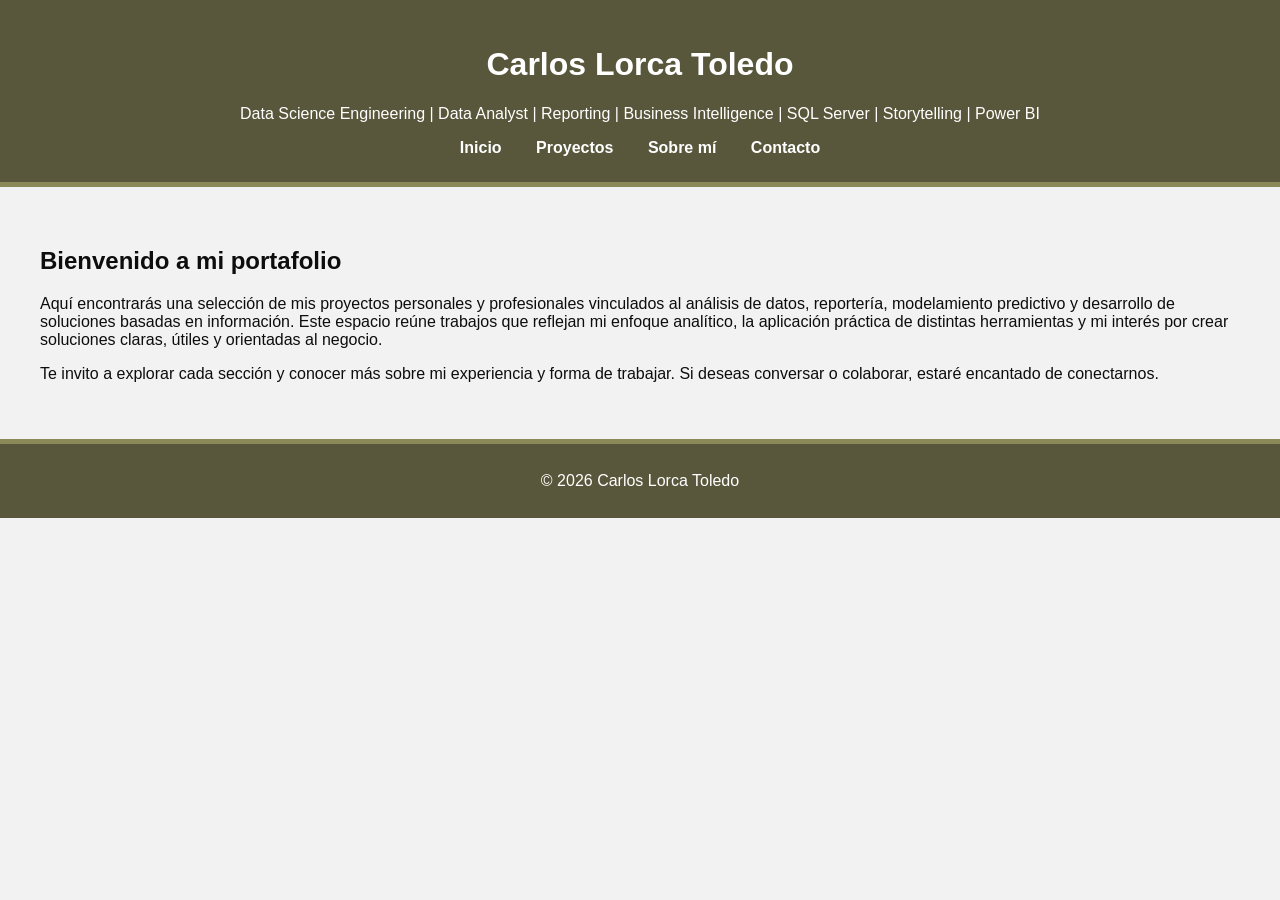
<file: index.html>
<!DOCTYPE html>
<html lang="es">
<head>
    <meta charset="UTF-8">
    <meta name="viewport" content="width=device-width, initial-scale=1.0">
    <title>Portafolio de Carlos</title>
    <link rel="stylesheet" href="style.css">
</head>

<body>
    <header>
        <h1>Carlos Lorca Toledo</h1>
        <p>Data Science Engineering | Data Analyst | Reporting | Business Intelligence | SQL Server | Storytelling | Power BI</p>

        <nav>
            <a href="index.html">Inicio</a>
            <a href="proyectos.html">Proyectos</a>
            <a href="sobre-mi.html">Sobre mí</a>
            <a href="contacto.html">Contacto</a>
        </nav>
    </header>

    <section class="contenido">
        <h2>Bienvenido a mi portafolio</h2>

        <p>
            Aquí encontrarás una selección de mis proyectos personales y profesionales vinculados al análisis de datos, 	    reportería, modelamiento predictivo y desarrollo de soluciones basadas en información. Este espacio reúne    	    trabajos que reflejan mi enfoque analítico, la aplicación práctica de distintas herramientas y mi interés por 	    crear soluciones claras, útiles y orientadas al negocio.
        </p>

        <p>
            Te invito a explorar cada sección y conocer más sobre mi experiencia y forma de trabajar. 
            Si deseas conversar o colaborar, estaré encantado de conectarnos.
        </p>
    </section>

    <footer>
        <p>© 2026 Carlos Lorca Toledo</p>
    </footer>
</body>
</html>
</file>
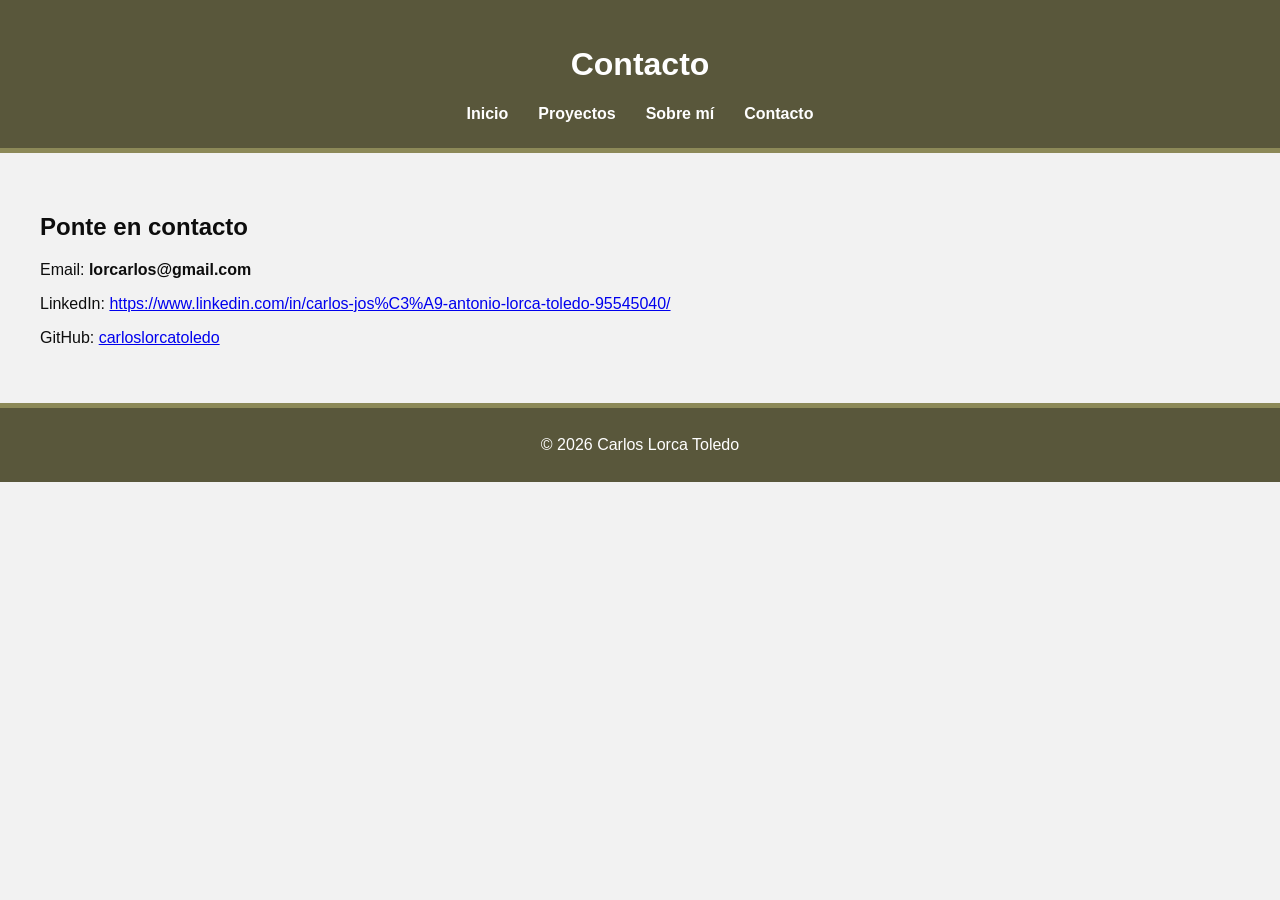
<file: contacto.html>
<!DOCTYPE html><html lang="es"><head><meta charset="UTF-8"><meta name="viewport" content="width=device-width, initial-scale=1.0"><title>Contacto</title><link rel="stylesheet" href="style.css"></head><body><header><h1>Contacto</h1><nav><a href="index.html">Inicio</a><a href="proyectos.html">Proyectos</a><a href="sobre-mi.html">Sobre mí</a><a href="contacto.html">Contacto</a></nav></header><section class="contenido"><h2>Ponte en contacto</h2><p>Email: <strong>lorcarlos@gmail.com</strong></p><p>LinkedIn: <a href="#" target="_blank">https://www.linkedin.com/in/carlos-jos%C3%A9-antonio-lorca-toledo-95545040/</a></p><p>GitHub: <a href="https://github.com/carloslorcatoledo" target="_blank">carloslorcatoledo</a></p></section><footer><p>© 2026 Carlos Lorca Toledo</p></footer></body></html>
</file>
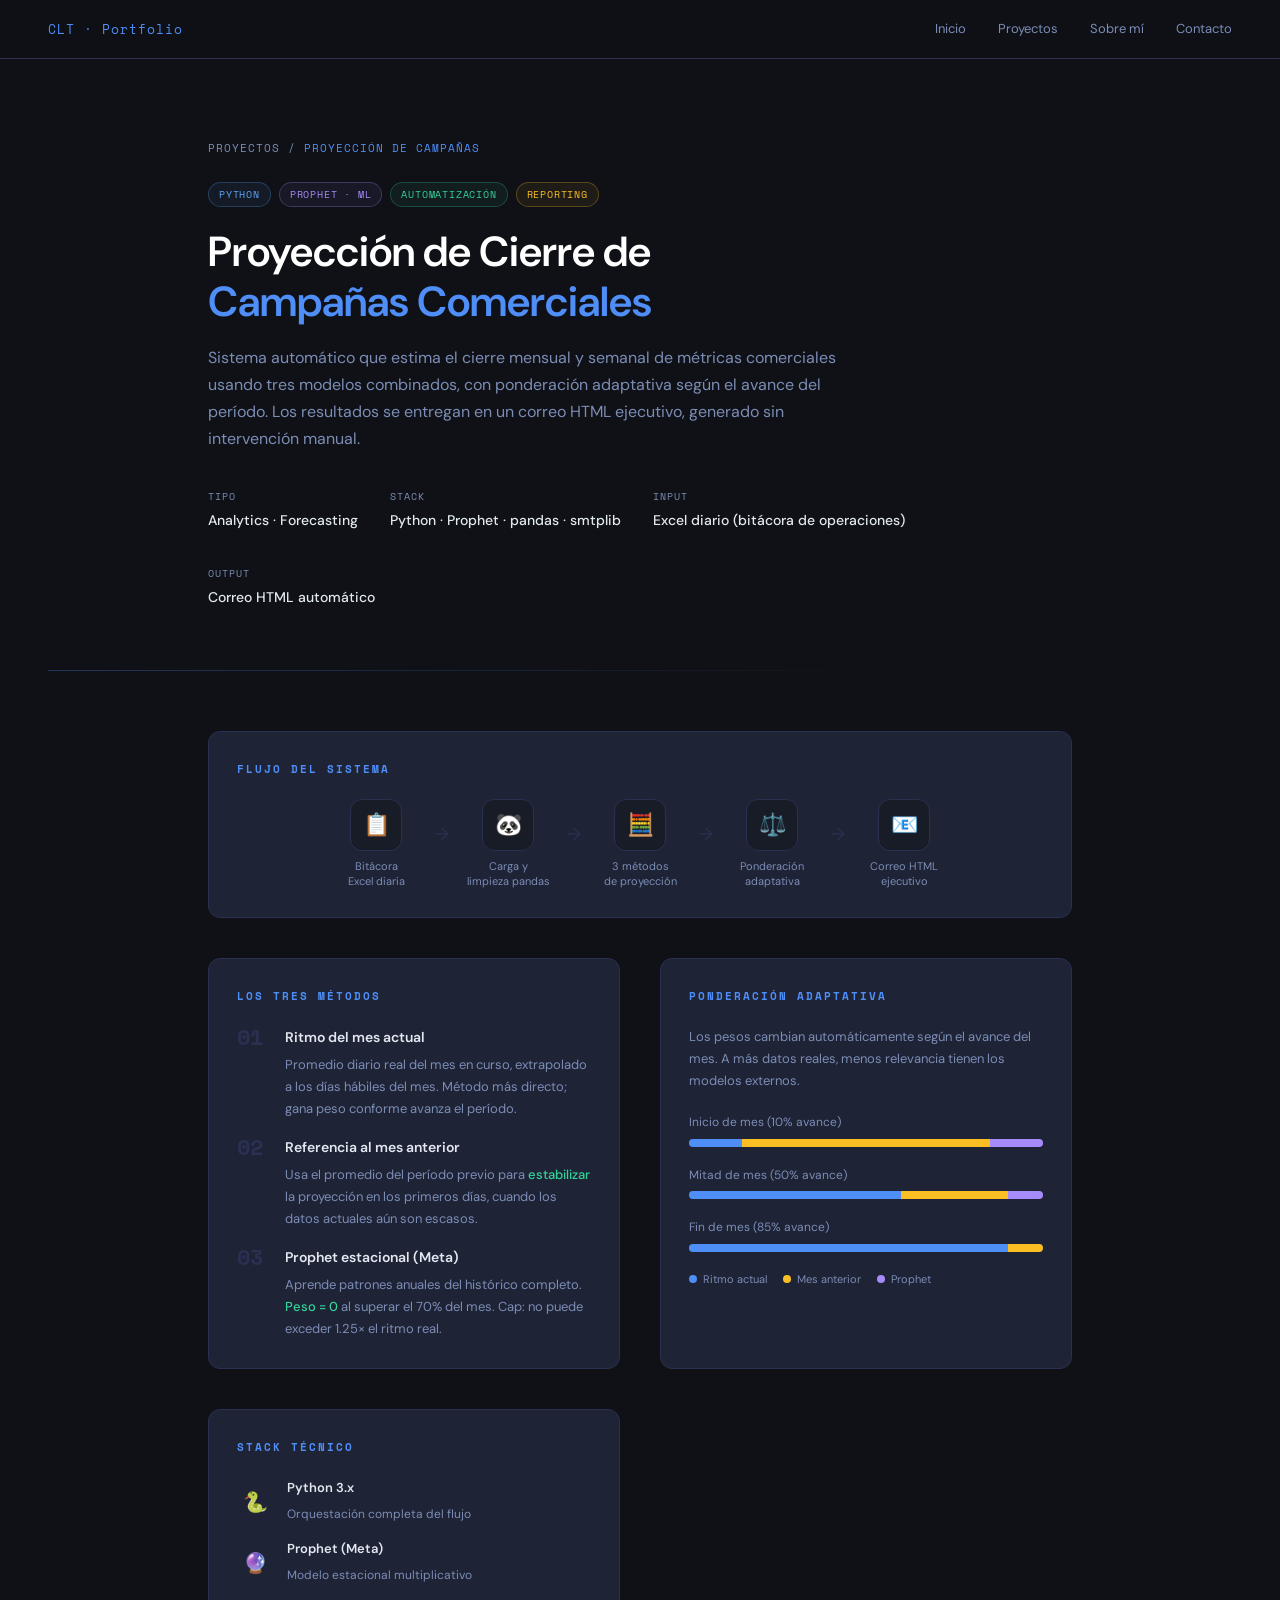
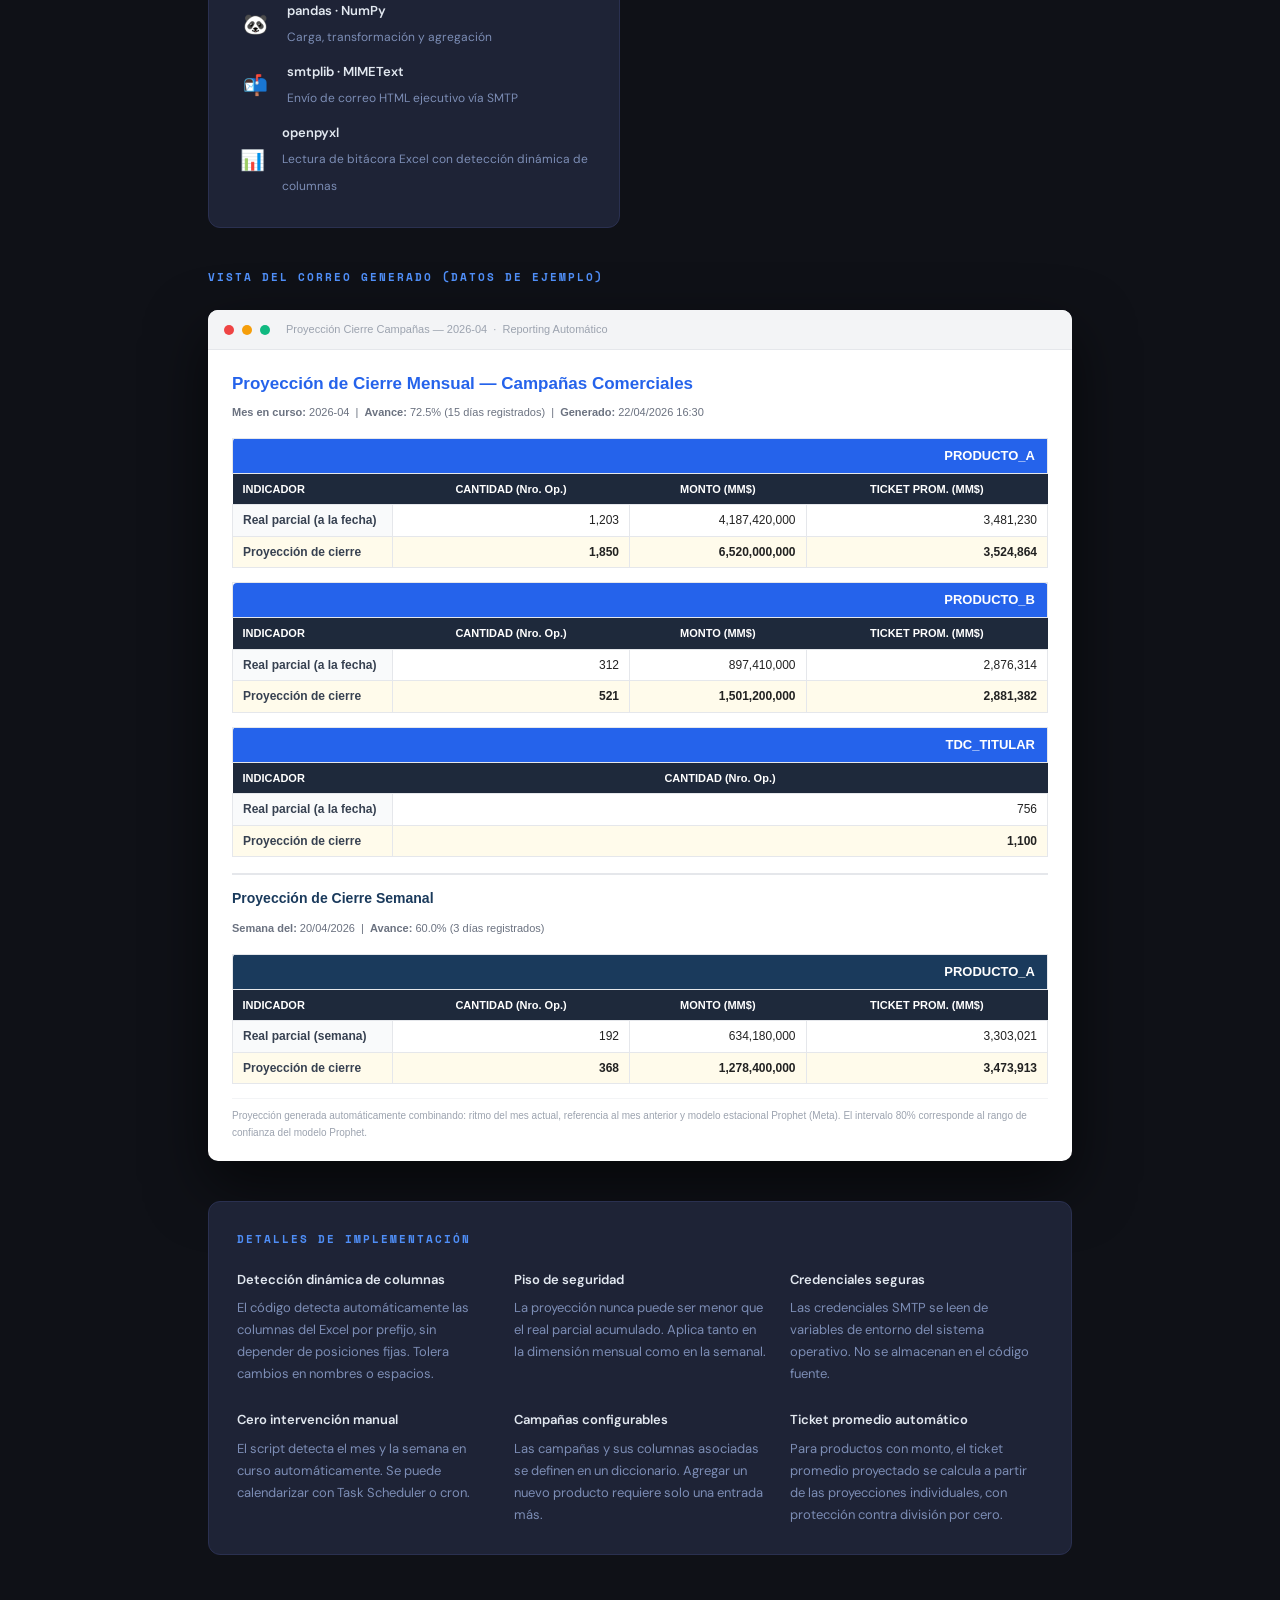
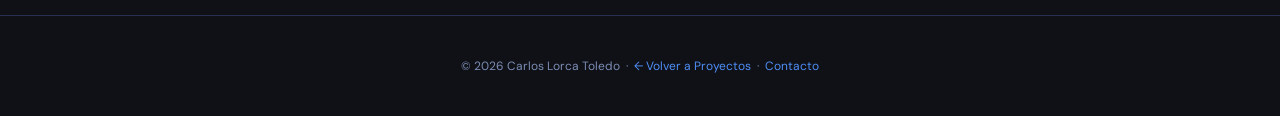
<file: proyecto_proyeccion.html>
<!DOCTYPE html>
<html lang="es">
<head>
  <meta charset="UTF-8" />
  <meta name="viewport" content="width=device-width, initial-scale=1.0"/>
  <title>Proyección de Cierre de Campañas — Carlos Lorca Toledo</title>
  <link href="https://fonts.googleapis.com/css2?family=Space+Mono:wght@400;700&family=DM+Sans:wght@300;400;500;600&display=swap" rel="stylesheet"/>
  <style>
    :root {
      --bg:       #0f1117;
      --surface:  #181c27;
      --card:     #1e2336;
      --border:   #2a3050;
      --accent:   #4f8ef7;
      --accent2:  #34d399;
      --warn:     #fbbf24;
      --text:     #e2e8f0;
      --muted:    #7c8db5;
      --mono:     'Space Mono', monospace;
      --sans:     'DM Sans', sans-serif;
    }

    *, *::before, *::after { box-sizing: border-box; margin: 0; padding: 0; }

    body {
      background: var(--bg);
      color: var(--text);
      font-family: var(--sans);
      line-height: 1.7;
      min-height: 100vh;
    }

    /* ── NAV ── */
    nav {
      display: flex;
      align-items: center;
      justify-content: space-between;
      padding: 18px 48px;
      border-bottom: 1px solid var(--border);
      background: rgba(15,17,23,0.92);
      position: sticky;
      top: 0;
      z-index: 100;
      backdrop-filter: blur(12px);
    }
    nav .logo {
      font-family: var(--mono);
      font-size: 13px;
      color: var(--accent);
      letter-spacing: 1px;
    }
    nav a {
      color: var(--muted);
      text-decoration: none;
      font-size: 13px;
      transition: color .2s;
    }
    nav a:hover { color: var(--text); }
    nav .nav-links { display: flex; gap: 32px; }

    /* ── HERO ── */
    .hero {
      padding: 80px 48px 60px;
      max-width: 960px;
      margin: 0 auto;
    }
    .breadcrumb {
      font-family: var(--mono);
      font-size: 11px;
      color: var(--muted);
      margin-bottom: 24px;
      letter-spacing: 1px;
    }
    .breadcrumb span { color: var(--accent); }

    .tag-row {
      display: flex;
      gap: 8px;
      flex-wrap: wrap;
      margin-bottom: 20px;
    }
    .tag {
      font-family: var(--mono);
      font-size: 10px;
      padding: 3px 10px;
      border-radius: 20px;
      border: 1px solid;
      letter-spacing: .8px;
      text-transform: uppercase;
    }
    .tag-py    { color: #60a5fa; border-color: #60a5fa44; background: #60a5fa11; }
    .tag-ml    { color: #a78bfa; border-color: #a78bfa44; background: #a78bfa11; }
    .tag-auto  { color: var(--accent2); border-color: #34d39944; background: #34d39911; }
    .tag-report{ color: var(--warn); border-color: #fbbf2444; background: #fbbf2411; }

    h1 {
      font-family: var(--sans);
      font-size: clamp(26px, 4vw, 42px);
      font-weight: 600;
      line-height: 1.2;
      color: #fff;
      margin-bottom: 16px;
    }
    h1 em {
      font-style: normal;
      color: var(--accent);
    }

    .subtitle {
      font-size: 16px;
      color: var(--muted);
      max-width: 640px;
      margin-bottom: 36px;
    }

    .meta-row {
      display: flex;
      gap: 32px;
      flex-wrap: wrap;
    }
    .meta-item {
      display: flex;
      flex-direction: column;
      gap: 4px;
    }
    .meta-label {
      font-family: var(--mono);
      font-size: 10px;
      color: var(--muted);
      letter-spacing: 1px;
      text-transform: uppercase;
    }
    .meta-value {
      font-size: 14px;
      color: var(--text);
      font-weight: 500;
    }

    /* ── DIVIDER ── */
    .divider {
      height: 1px;
      background: linear-gradient(90deg, var(--accent) 0%, transparent 70%);
      margin: 0 48px;
      opacity: .3;
    }

    /* ── MAIN CONTENT ── */
    .content {
      max-width: 960px;
      margin: 0 auto;
      padding: 60px 48px;
      display: grid;
      grid-template-columns: 1fr 1fr;
      gap: 40px;
    }

    .full-col { grid-column: 1 / -1; }

    h2 {
      font-size: 11px;
      font-family: var(--mono);
      color: var(--accent);
      letter-spacing: 2px;
      text-transform: uppercase;
      margin-bottom: 20px;
    }

    /* ── PANEL CARD ── */
    .card {
      background: var(--card);
      border: 1px solid var(--border);
      border-radius: 12px;
      padding: 28px;
    }

    /* ── METODOS ── */
    .methods {
      display: flex;
      flex-direction: column;
      gap: 16px;
    }
    .method {
      display: flex;
      gap: 16px;
      align-items: flex-start;
    }
    .method-num {
      font-family: var(--mono);
      font-size: 22px;
      font-weight: 700;
      color: var(--border);
      line-height: 1;
      min-width: 32px;
    }
    .method-body strong {
      display: block;
      font-size: 14px;
      font-weight: 600;
      color: var(--text);
      margin-bottom: 4px;
    }
    .method-body p {
      font-size: 13px;
      color: var(--muted);
    }
    .method-body .highlight {
      color: var(--accent2);
      font-weight: 500;
    }

    /* ── PESO VISUAL ── */
    .weight-vis {
      margin-top: 24px;
    }
    .weight-label {
      font-family: var(--mono);
      font-size: 10px;
      color: var(--muted);
      letter-spacing: 1px;
      text-transform: uppercase;
      margin-bottom: 12px;
    }
    .weight-group { margin-bottom: 18px; }
    .weight-title {
      font-size: 12px;
      color: var(--muted);
      margin-bottom: 6px;
      display: flex;
      justify-content: space-between;
    }
    .bar-row {
      display: flex;
      height: 8px;
      border-radius: 4px;
      overflow: hidden;
      background: var(--border);
    }
    .bar-ritmo  { background: var(--accent); }
    .bar-prev   { background: var(--warn); }
    .bar-prophet{ background: #a78bfa; }
    .bar-legend {
      display: flex;
      gap: 16px;
      margin-top: 10px;
      flex-wrap: wrap;
    }
    .legend-item {
      display: flex;
      align-items: center;
      gap: 6px;
      font-size: 11px;
      color: var(--muted);
    }
    .dot {
      width: 8px; height: 8px;
      border-radius: 50%;
      flex-shrink: 0;
    }

    /* ── STACK ── */
    .stack-grid {
      display: flex;
      flex-direction: column;
      gap: 12px;
    }
    .stack-item {
      display: flex;
      align-items: center;
      gap: 14px;
    }
    .stack-icon {
      font-size: 20px;
      width: 36px;
      text-align: center;
    }
    .stack-text strong {
      display: block;
      font-size: 13px;
      font-weight: 600;
      color: var(--text);
    }
    .stack-text span {
      font-size: 12px;
      color: var(--muted);
    }

    /* ── EMAIL MOCKUP ── */
    .email-mockup {
      background: #fff;
      border-radius: 10px;
      overflow: hidden;
      box-shadow: 0 24px 60px rgba(0,0,0,.6);
      font-family: Calibri, sans-serif;
      color: #222;
      font-size: 13px;
    }
    .email-chrome {
      background: #f3f4f6;
      padding: 10px 16px;
      display: flex;
      align-items: center;
      gap: 8px;
      border-bottom: 1px solid #e5e7eb;
    }
    .dot-r { width:10px;height:10px;border-radius:50%;background:#ef4444; }
    .dot-y { width:10px;height:10px;border-radius:50%;background:#f59e0b; }
    .dot-g { width:10px;height:10px;border-radius:50%;background:#10b981; }
    .email-chrome span {
      font-size: 11px;
      color: #9ca3af;
      margin-left: 8px;
    }
    .email-body { padding: 20px 24px; }
    .email-h2 {
      color: #2563eb;
      font-size: 17px;
      font-weight: 700;
      margin-bottom: 4px;
    }
    .email-meta {
      color: #6b7280;
      font-size: 11px;
      margin-bottom: 16px;
    }
    .email-table {
      border-collapse: collapse;
      width: 100%;
      margin-bottom: 14px;
      font-size: 12px;
    }
    .email-table .camp-head td {
      background: #2563eb;
      color: white;
      padding: 6px 12px;
      font-weight: bold;
      font-size: 13px;
      border-radius: 4px 4px 0 0;
    }
    .email-table th {
      background: #1e293b;
      color: #fff;
      padding: 6px 10px;
      text-align: center;
      font-size: 11px;
    }
    .email-table th.lbl { text-align: left; }
    .email-table td {
      padding: 5px 10px;
      border: 1px solid #e5e7eb;
      text-align: right;
    }
    .email-table td.lbl {
      text-align: left;
      background: #f9fafb;
      font-weight: 600;
      color: #374151;
      width: 160px;
    }
    .email-table tr.proy td { background: #fffbeb; font-weight: bold; }
    .email-section-title {
      color: #1a3a5c;
      font-size: 14px;
      font-weight: 700;
      margin: 16px 0 8px;
      border-top: 2px solid #e5e7eb;
      padding-top: 12px;
    }
    .email-footer {
      font-size: 10px;
      color: #9ca3af;
      border-top: 1px solid #f3f4f6;
      padding-top: 8px;
      margin-top: 10px;
    }
    .camp-head-week td {
      background: #1a3a5c !important;
    }

    /* ── FLUJO ── */
    .flow {
      display: flex;
      align-items: center;
      gap: 0;
      flex-wrap: wrap;
      justify-content: center;
    }
    .flow-step {
      display: flex;
      flex-direction: column;
      align-items: center;
      gap: 8px;
      text-align: center;
      width: 110px;
    }
    .flow-icon {
      width: 52px; height: 52px;
      border-radius: 12px;
      background: var(--surface);
      border: 1px solid var(--border);
      display: flex;
      align-items: center;
      justify-content: center;
      font-size: 22px;
    }
    .flow-step p {
      font-size: 11px;
      color: var(--muted);
      line-height: 1.4;
    }
    .flow-arrow {
      color: var(--border);
      font-size: 18px;
      padding: 0 4px;
      margin-bottom: 20px;
    }

    /* ── FOOTER ── */
    footer {
      text-align: center;
      padding: 40px 48px;
      border-top: 1px solid var(--border);
      font-size: 12px;
      color: var(--muted);
    }
    footer a {
      color: var(--accent);
      text-decoration: none;
    }

    @media (max-width: 680px) {
      .content { grid-template-columns: 1fr; padding: 40px 24px; }
      .hero { padding: 48px 24px 40px; }
      nav  { padding: 14px 24px; }
      .nav-links { gap: 18px; }
    }
  </style>
</head>
<body>

<nav>
  <div class="logo">CLT · Portfolio</div>
  <div class="nav-links">
    <a href="index.html">Inicio</a>
    <a href="proyectos.html">Proyectos</a>
    <a href="sobre-mi.html">Sobre mí</a>
    <a href="contacto.html">Contacto</a>
  </div>
</nav>

<!-- HERO -->
<section class="hero">
  <div class="breadcrumb">PROYECTOS / <span>PROYECCIÓN DE CAMPAÑAS</span></div>

  <div class="tag-row">
    <span class="tag tag-py">Python</span>
    <span class="tag tag-ml">Prophet · ML</span>
    <span class="tag tag-auto">Automatización</span>
    <span class="tag tag-report">Reporting</span>
  </div>

  <h1>Proyección de Cierre de<br/><em>Campañas Comerciales</em></h1>
  <p class="subtitle">
    Sistema automático que estima el cierre mensual y semanal de métricas
    comerciales usando tres modelos combinados, con ponderación adaptativa
    según el avance del período. Los resultados se entregan en un correo
    HTML ejecutivo, generado sin intervención manual.
  </p>

  <div class="meta-row">
    <div class="meta-item">
      <span class="meta-label">Tipo</span>
      <span class="meta-value">Analytics · Forecasting</span>
    </div>
    <div class="meta-item">
      <span class="meta-label">Stack</span>
      <span class="meta-value">Python · Prophet · pandas · smtplib</span>
    </div>
    <div class="meta-item">
      <span class="meta-label">Input</span>
      <span class="meta-value">Excel diario (bitácora de operaciones)</span>
    </div>
    <div class="meta-item">
      <span class="meta-label">Output</span>
      <span class="meta-value">Correo HTML automático</span>
    </div>
  </div>
</section>

<div class="divider"></div>

<!-- CONTENT GRID -->
<div class="content">

  <!-- FLUJO -->
  <div class="full-col card">
    <h2>Flujo del sistema</h2>
    <div class="flow">
      <div class="flow-step">
        <div class="flow-icon">📋</div>
        <p>Bitácora<br/>Excel diaria</p>
      </div>
      <div class="flow-arrow">→</div>
      <div class="flow-step">
        <div class="flow-icon">🐼</div>
        <p>Carga y<br/>limpieza pandas</p>
      </div>
      <div class="flow-arrow">→</div>
      <div class="flow-step">
        <div class="flow-icon">🧮</div>
        <p>3 métodos<br/>de proyección</p>
      </div>
      <div class="flow-arrow">→</div>
      <div class="flow-step">
        <div class="flow-icon">⚖️</div>
        <p>Ponderación<br/>adaptativa</p>
      </div>
      <div class="flow-arrow">→</div>
      <div class="flow-step">
        <div class="flow-icon">📧</div>
        <p>Correo HTML<br/>ejecutivo</p>
      </div>
    </div>
  </div>

  <!-- MÉTODOS -->
  <div class="card">
    <h2>Los tres métodos</h2>
    <div class="methods">
      <div class="method">
        <div class="method-num">01</div>
        <div class="method-body">
          <strong>Ritmo del mes actual</strong>
          <p>Promedio diario real del mes en curso, extrapolado a los días hábiles del mes. Método más directo; gana peso conforme avanza el período.</p>
        </div>
      </div>
      <div class="method">
        <div class="method-num">02</div>
        <div class="method-body">
          <strong>Referencia al mes anterior</strong>
          <p>Usa el promedio del período previo para <span class="highlight">estabilizar</span> la proyección en los primeros días, cuando los datos actuales aún son escasos.</p>
        </div>
      </div>
      <div class="method">
        <div class="method-num">03</div>
        <div class="method-body">
          <strong>Prophet estacional (Meta)</strong>
          <p>Aprende patrones anuales del histórico completo. <span class="highlight">Peso = 0</span> al superar el 70% del mes. Cap: no puede exceder 1.25× el ritmo real.</p>
        </div>
      </div>
    </div>
  </div>

  <!-- PESOS VISUALES -->
  <div class="card">
    <h2>Ponderación adaptativa</h2>
    <p style="font-size:13px;color:var(--muted);margin-bottom:20px;">
      Los pesos cambian automáticamente según el avance del mes. A más datos reales, menos relevancia tienen los modelos externos.
    </p>

    <div class="weight-group">
      <div class="weight-title">
        <span>Inicio de mes (10% avance)</span>
      </div>
      <div class="bar-row">
        <div class="bar-ritmo"  style="width:15%"></div>
        <div class="bar-prev"   style="width:70%"></div>
        <div class="bar-prophet"style="width:15%"></div>
      </div>
    </div>

    <div class="weight-group">
      <div class="weight-title">
        <span>Mitad de mes (50% avance)</span>
      </div>
      <div class="bar-row">
        <div class="bar-ritmo"  style="width:60%"></div>
        <div class="bar-prev"   style="width:30%"></div>
        <div class="bar-prophet"style="width:10%"></div>
      </div>
    </div>

    <div class="weight-group">
      <div class="weight-title">
        <span>Fin de mes (85% avance)</span>
      </div>
      <div class="bar-row">
        <div class="bar-ritmo"  style="width:90%"></div>
        <div class="bar-prev"   style="width:10%"></div>
        <div class="bar-prophet"style="width:0%"></div>
      </div>
    </div>

    <div class="bar-legend">
      <div class="legend-item"><div class="dot" style="background:var(--accent)"></div> Ritmo actual</div>
      <div class="legend-item"><div class="dot" style="background:var(--warn)"></div> Mes anterior</div>
      <div class="legend-item"><div class="dot" style="background:#a78bfa"></div> Prophet</div>
    </div>
  </div>

  <!-- STACK -->
  <div class="card">
    <h2>Stack técnico</h2>
    <div class="stack-grid">
      <div class="stack-item">
        <div class="stack-icon">🐍</div>
        <div class="stack-text">
          <strong>Python 3.x</strong>
          <span>Orquestación completa del flujo</span>
        </div>
      </div>
      <div class="stack-item">
        <div class="stack-icon">🔮</div>
        <div class="stack-text">
          <strong>Prophet (Meta)</strong>
          <span>Modelo estacional multiplicativo</span>
        </div>
      </div>
      <div class="stack-item">
        <div class="stack-icon">🐼</div>
        <div class="stack-text">
          <strong>pandas · NumPy</strong>
          <span>Carga, transformación y agregación</span>
        </div>
      </div>
      <div class="stack-item">
        <div class="stack-icon">📬</div>
        <div class="stack-text">
          <strong>smtplib · MIMEText</strong>
          <span>Envío de correo HTML ejecutivo vía SMTP</span>
        </div>
      </div>
      <div class="stack-item">
        <div class="stack-icon">📊</div>
        <div class="stack-text">
          <strong>openpyxl</strong>
          <span>Lectura de bitácora Excel con detección dinámica de columnas</span>
        </div>
      </div>
    </div>
  </div>

  <!-- MOCKUP CORREO -->
  <div class="full-col">
    <h2 style="margin-bottom:24px;">Vista del correo generado (datos de ejemplo)</h2>
    <div class="email-mockup">
      <div class="email-chrome">
        <div class="dot-r"></div>
        <div class="dot-y"></div>
        <div class="dot-g"></div>
        <span>Proyección Cierre Campañas — 2026-04 &nbsp;·&nbsp; Reporting Automático</span>
      </div>
      <div class="email-body">
        <div class="email-h2">Proyección de Cierre Mensual — Campañas Comerciales</div>
        <div class="email-meta">
          <b>Mes en curso:</b> 2026-04 &nbsp;|&nbsp;
          <b>Avance:</b> 72.5% (15 días registrados) &nbsp;|&nbsp;
          <b>Generado:</b> 22/04/2026 16:30
        </div>

        <!-- PRODUCTO_A -->
        <table class="email-table">
          <tr class="camp-head"><td colspan="4">PRODUCTO_A</td></tr>
          <tr>
            <th class="lbl">INDICADOR</th>
            <th>CANTIDAD (Nro. Op.)</th>
            <th>MONTO (MM$)</th>
            <th>TICKET PROM. (MM$)</th>
          </tr>
          <tr>
            <td class="lbl">Real parcial (a la fecha)</td>
            <td>1,203</td><td>4,187,420,000</td><td>3,481,230</td>
          </tr>
          <tr class="proy">
            <td class="lbl">Proyección de cierre</td>
            <td>1,850</td><td>6,520,000,000</td><td>3,524,864</td>
          </tr>
        </table>

        <!-- PRODUCTO_B -->
        <table class="email-table">
          <tr class="camp-head"><td colspan="4">PRODUCTO_B</td></tr>
          <tr>
            <th class="lbl">INDICADOR</th>
            <th>CANTIDAD (Nro. Op.)</th>
            <th>MONTO (MM$)</th>
            <th>TICKET PROM. (MM$)</th>
          </tr>
          <tr>
            <td class="lbl">Real parcial (a la fecha)</td>
            <td>312</td><td>897,410,000</td><td>2,876,314</td>
          </tr>
          <tr class="proy">
            <td class="lbl">Proyección de cierre</td>
            <td>521</td><td>1,501,200,000</td><td>2,881,382</td>
          </tr>
        </table>

        <!-- TDC -->
        <table class="email-table">
          <tr class="camp-head"><td colspan="2">TDC_TITULAR</td></tr>
          <tr><th class="lbl">INDICADOR</th><th>CANTIDAD (Nro. Op.)</th></tr>
          <tr><td class="lbl">Real parcial (a la fecha)</td><td>756</td></tr>
          <tr class="proy"><td class="lbl">Proyección de cierre</td><td>1,100</td></tr>
        </table>

        <!-- SEMANAL -->
        <div class="email-section-title">Proyección de Cierre Semanal</div>
        <div class="email-meta">
          <b>Semana del:</b> 20/04/2026 &nbsp;|&nbsp; <b>Avance:</b> 60.0% (3 días registrados)
        </div>
        <table class="email-table">
          <tr class="camp-head camp-head-week"><td colspan="4">PRODUCTO_A</td></tr>
          <tr>
            <th class="lbl">INDICADOR</th>
            <th>CANTIDAD (Nro. Op.)</th>
            <th>MONTO (MM$)</th>
            <th>TICKET PROM. (MM$)</th>
          </tr>
          <tr>
            <td class="lbl">Real parcial (semana)</td>
            <td>192</td><td>634,180,000</td><td>3,303,021</td>
          </tr>
          <tr class="proy">
            <td class="lbl">Proyección de cierre</td>
            <td>368</td><td>1,278,400,000</td><td>3,473,913</td>
          </tr>
        </table>

        <div class="email-footer">
          Proyección generada automáticamente combinando: ritmo del mes actual, referencia al mes anterior
          y modelo estacional Prophet (Meta). El intervalo 80% corresponde al rango de confianza del modelo Prophet.
        </div>
      </div>
    </div>
  </div>

  <!-- DETALLES TÉCNICOS -->
  <div class="full-col card">
    <h2>Detalles de implementación</h2>
    <div style="display:grid;grid-template-columns:1fr 1fr 1fr;gap:24px;flex-wrap:wrap;">
      <div>
        <p style="font-size:13px;font-weight:600;color:var(--text);margin-bottom:6px;">Detección dinámica de columnas</p>
        <p style="font-size:13px;color:var(--muted);">El código detecta automáticamente las columnas del Excel por prefijo, sin depender de posiciones fijas. Tolera cambios en nombres o espacios.</p>
      </div>
      <div>
        <p style="font-size:13px;font-weight:600;color:var(--text);margin-bottom:6px;">Piso de seguridad</p>
        <p style="font-size:13px;color:var(--muted);">La proyección nunca puede ser menor que el real parcial acumulado. Aplica tanto en la dimensión mensual como en la semanal.</p>
      </div>
      <div>
        <p style="font-size:13px;font-weight:600;color:var(--text);margin-bottom:6px;">Credenciales seguras</p>
        <p style="font-size:13px;color:var(--muted);">Las credenciales SMTP se leen de variables de entorno del sistema operativo. No se almacenan en el código fuente.</p>
      </div>
      <div>
        <p style="font-size:13px;font-weight:600;color:var(--text);margin-bottom:6px;">Cero intervención manual</p>
        <p style="font-size:13px;color:var(--muted);">El script detecta el mes y la semana en curso automáticamente. Se puede calendarizar con Task Scheduler o cron.</p>
      </div>
      <div>
        <p style="font-size:13px;font-weight:600;color:var(--text);margin-bottom:6px;">Campañas configurables</p>
        <p style="font-size:13px;color:var(--muted);">Las campañas y sus columnas asociadas se definen en un diccionario. Agregar un nuevo producto requiere solo una entrada más.</p>
      </div>
      <div>
        <p style="font-size:13px;font-weight:600;color:var(--text);margin-bottom:6px;">Ticket promedio automático</p>
        <p style="font-size:13px;color:var(--muted);">Para productos con monto, el ticket promedio proyectado se calcula a partir de las proyecciones individuales, con protección contra división por cero.</p>
      </div>
    </div>
  </div>

</div>

<footer>
  <p>© 2026 Carlos Lorca Toledo &nbsp;·&nbsp; <a href="proyectos.html">← Volver a Proyectos</a> &nbsp;·&nbsp; <a href="contacto.html">Contacto</a></p>
</footer>

</body>
</html>
</file>
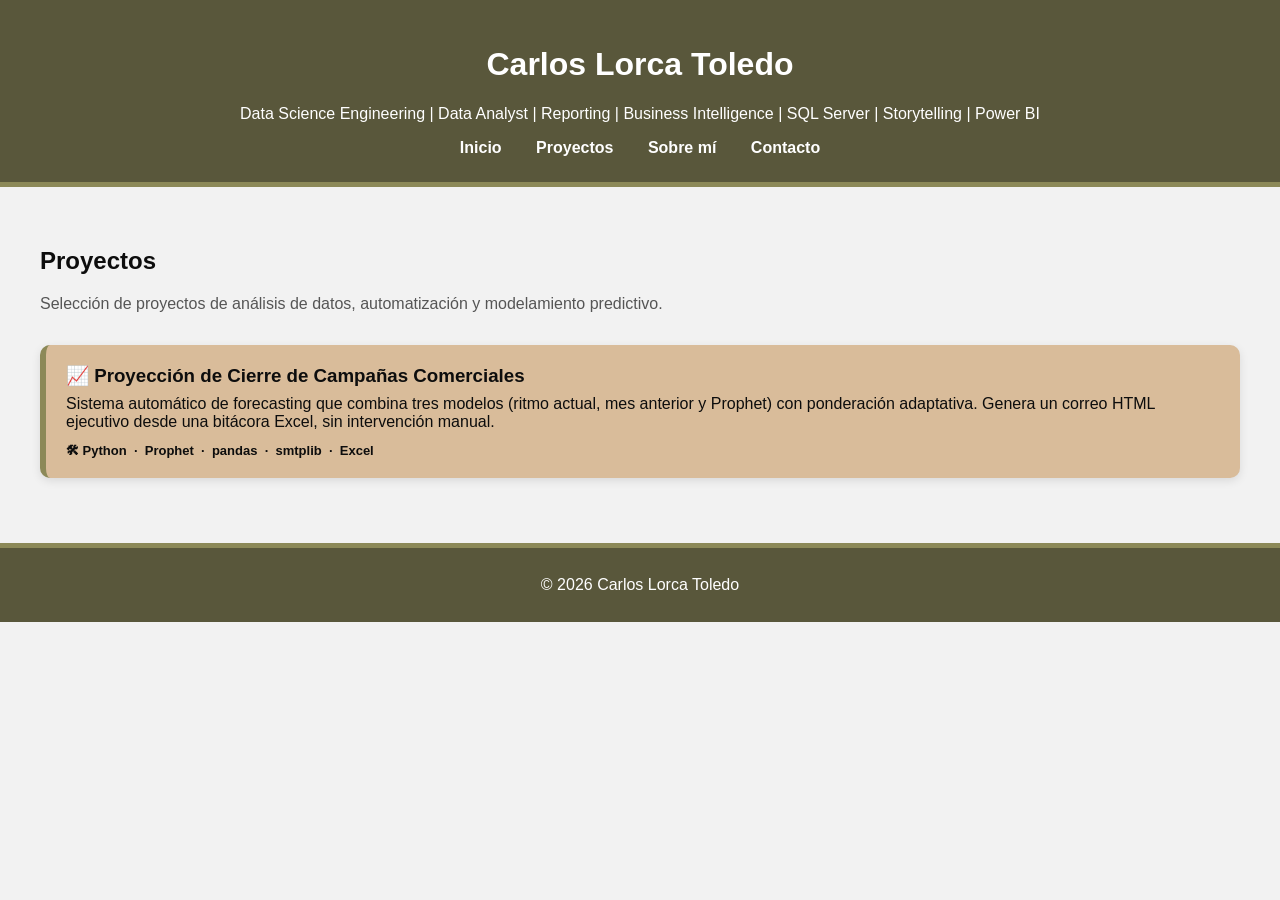
<file: proyectos.html>
<!DOCTYPE html>
<html lang="es">
<head>
  <meta charset="UTF-8">
  <meta name="viewport" content="width=device-width, initial-scale=1.0">
  <title>Proyectos — Carlos Lorca Toledo</title>
  <link rel="stylesheet" href="style.css">
</head>
<body>
 
  <header>
    <h1>Carlos Lorca Toledo</h1>
    <p>Data Science Engineering | Data Analyst | Reporting | Business Intelligence | SQL Server | Storytelling | Power BI</p>
    <nav>
      <a href="index.html">Inicio</a>
      <a href="proyectos.html">Proyectos</a>
      <a href="sobre-mi.html">Sobre mí</a>
      <a href="contacto.html">Contacto</a>
    </nav>
  </header>
 
  <div class="contenido">
    <h2>Proyectos</h2>
    <p style="color:#555; margin-bottom:32px;">
      Selección de proyectos de análisis de datos, automatización y modelamiento predictivo.
    </p>
 
    <!-- PROYECTO 1 -->
    <a href="proyectos/proyeccion-campanas/proyecto_proyeccion.html" style="text-decoration:none;">
      <div class="project-card">
        <h3 style="margin:0 0 8px 0;">📈 Proyección de Cierre de Campañas Comerciales</h3>
        <p style="margin:0 0 12px 0;">
          Sistema automático de forecasting que combina tres modelos (ritmo actual, mes anterior y Prophet)
          con ponderación adaptativa. Genera un correo HTML ejecutivo desde una bitácora Excel,
          sin intervención manual.
        </p>
        <p style="margin:0; font-size:13px; font-weight:bold;">
          🛠 Python &nbsp;·&nbsp; Prophet &nbsp;·&nbsp; pandas &nbsp;·&nbsp; smtplib &nbsp;·&nbsp; Excel
        </p>
      </div>
    </a>
 
  </div>
 
  <footer>
    <p>© 2026 Carlos Lorca Toledo</p>
  </footer>
 
</body>
</html>
</file>
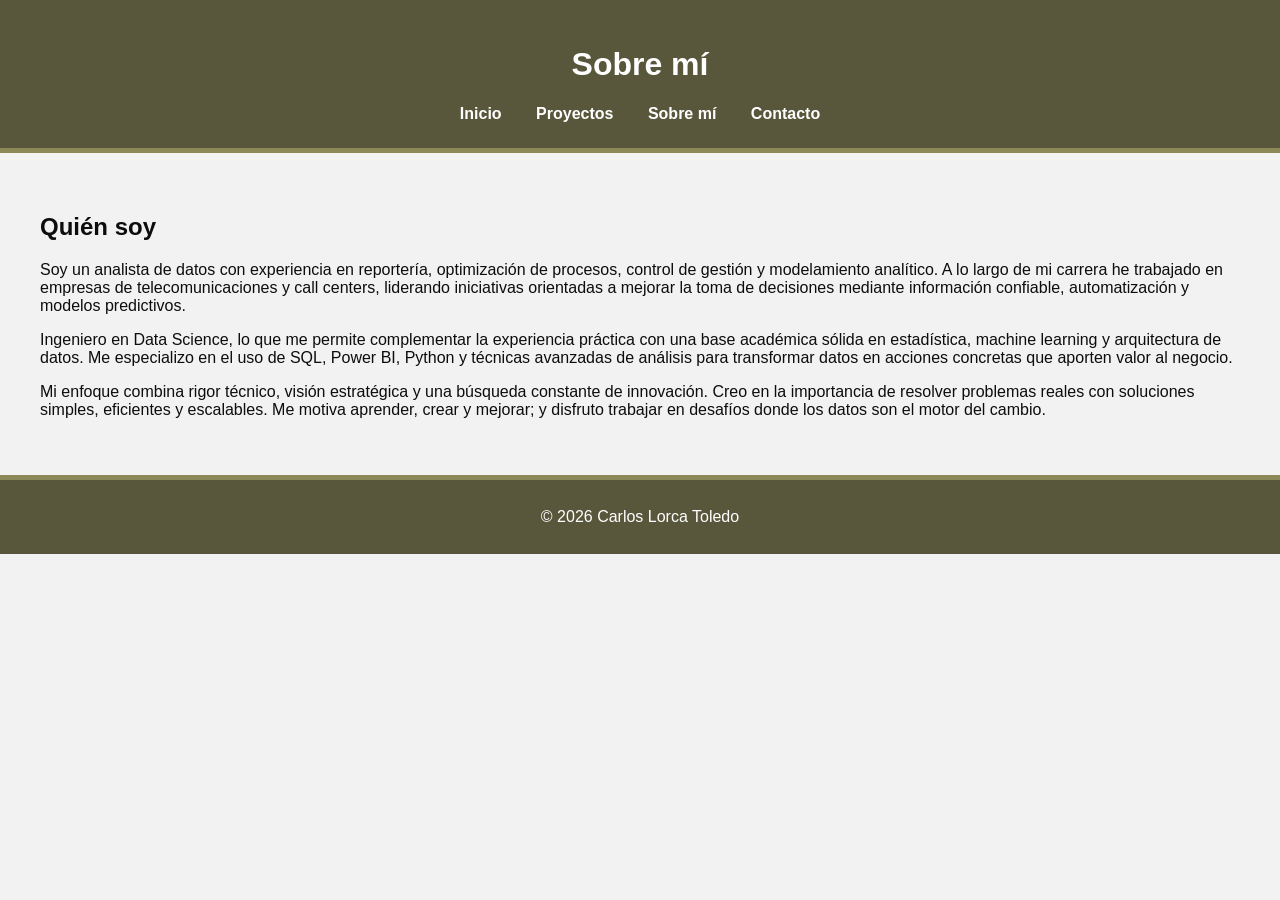
<file: sobre-mi.html>
<!DOCTYPE html>
<html lang="es">
<head>
    <meta charset="UTF-8">
    <meta name="viewport" content="width=device-width, initial-scale=1.0">
    <title>Sobre mí</title>
    <link rel="stylesheet" href="style.css">
</head>

<body>
    <header>
        <h1>Sobre mí</h1>
        <nav>
            <a href="index.html">Inicio</a>
            <a href="proyectos.html">Proyectos</a>
            <a href="sobre-mi.html">Sobre mí</a>
            <a href="contacto.html">Contacto</a>
        </nav>
    </header>

    <section class="contenido">
        <h2>Quién soy</h2>

        <p>
            Soy un analista de datos con experiencia en reportería, optimización de procesos,
            control de gestión y modelamiento analítico. A lo largo de mi carrera he trabajado
            en empresas de telecomunicaciones y call centers, liderando iniciativas orientadas
            a mejorar la toma de decisiones mediante información confiable, automatización y
            modelos predictivos.
        </p>

        <p>
            Ingeniero en Data Science, lo que me permite complementar la experiencia práctica
            con una base académica sólida en estadística, machine learning y arquitectura de datos.
            Me especializo en el uso de SQL, Power BI, Python y técnicas avanzadas de análisis para
            transformar datos en acciones concretas que aporten valor al negocio.
        </p>

        <p>
            Mi enfoque combina rigor técnico, visión estratégica y una búsqueda constante de innovación.
            Creo en la importancia de resolver problemas reales con soluciones simples, eficientes y
            escalables. Me motiva aprender, crear y mejorar; y disfruto trabajar en desafíos donde los
            datos son el motor del cambio.
        </p>

    </section>

    <footer>
        <p>© 2026 Carlos Lorca Toledo</p>
    </footer>
</body>
</html>
</file>
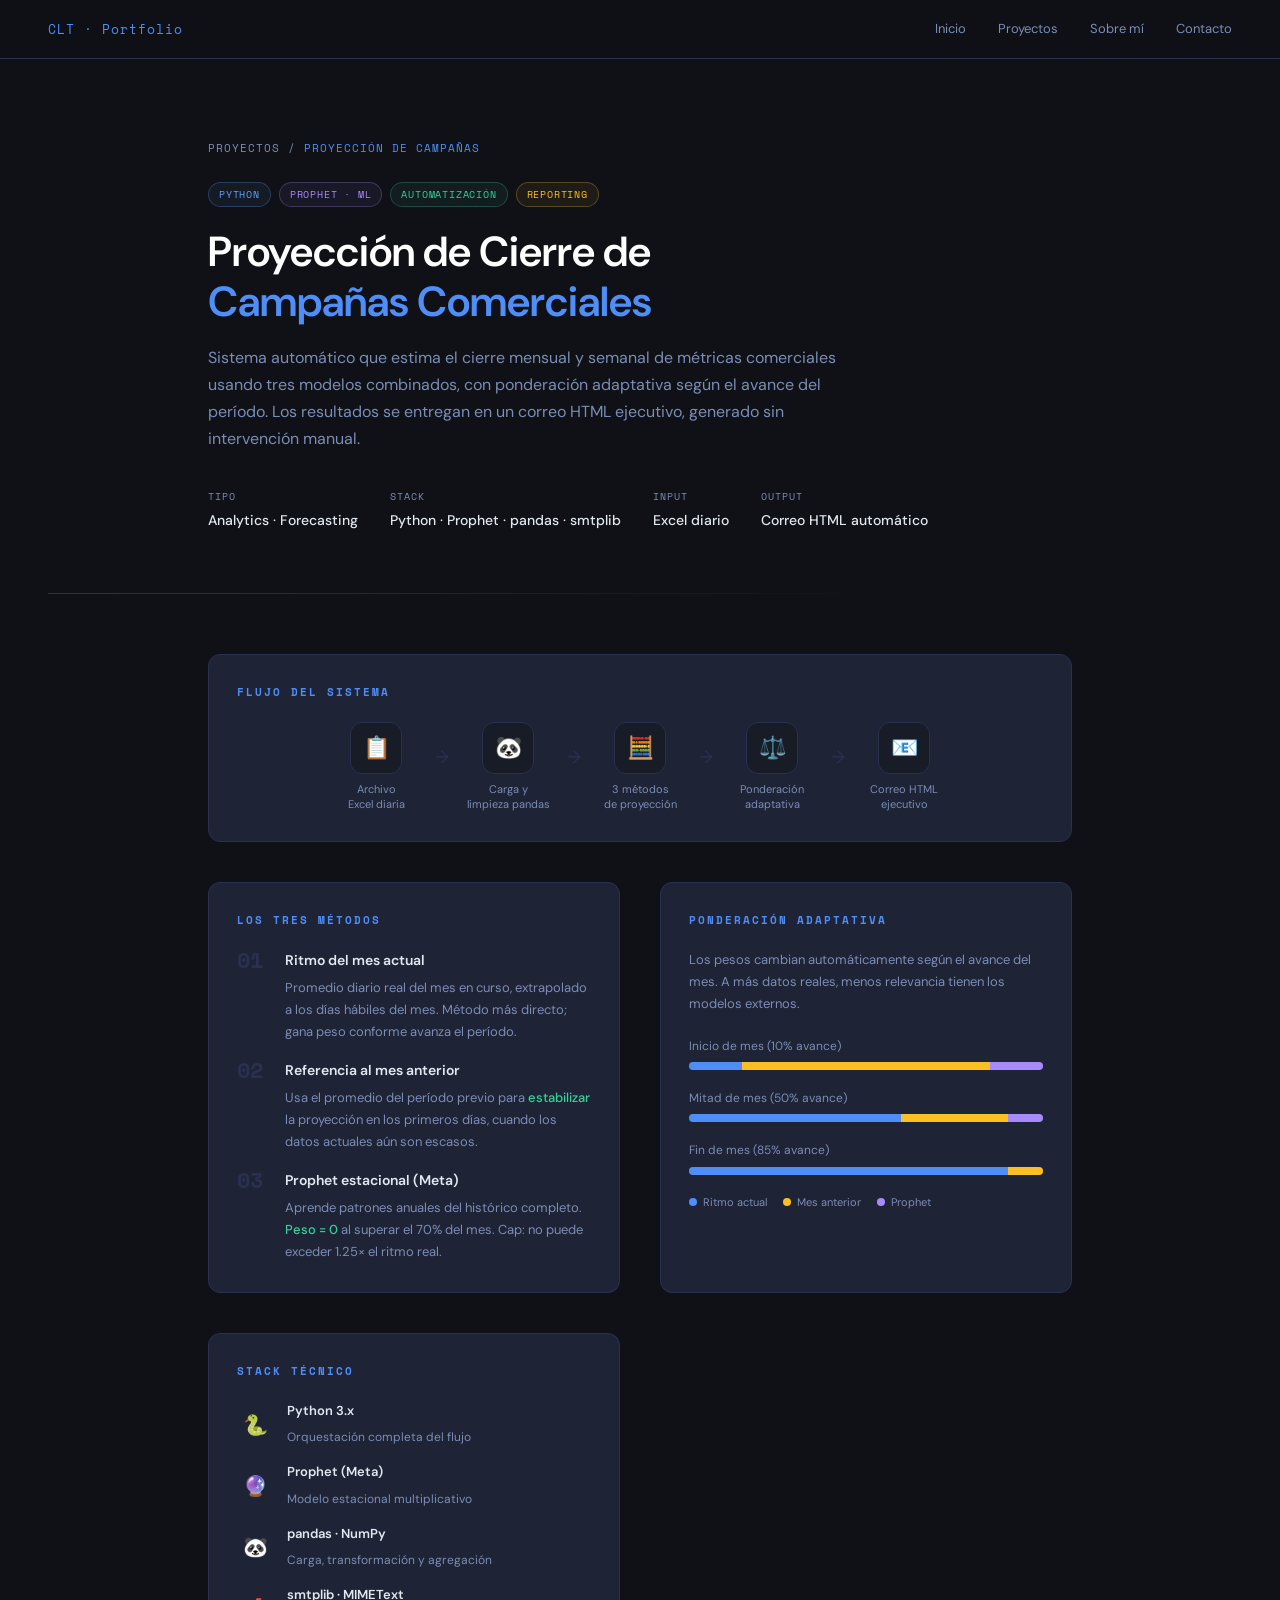
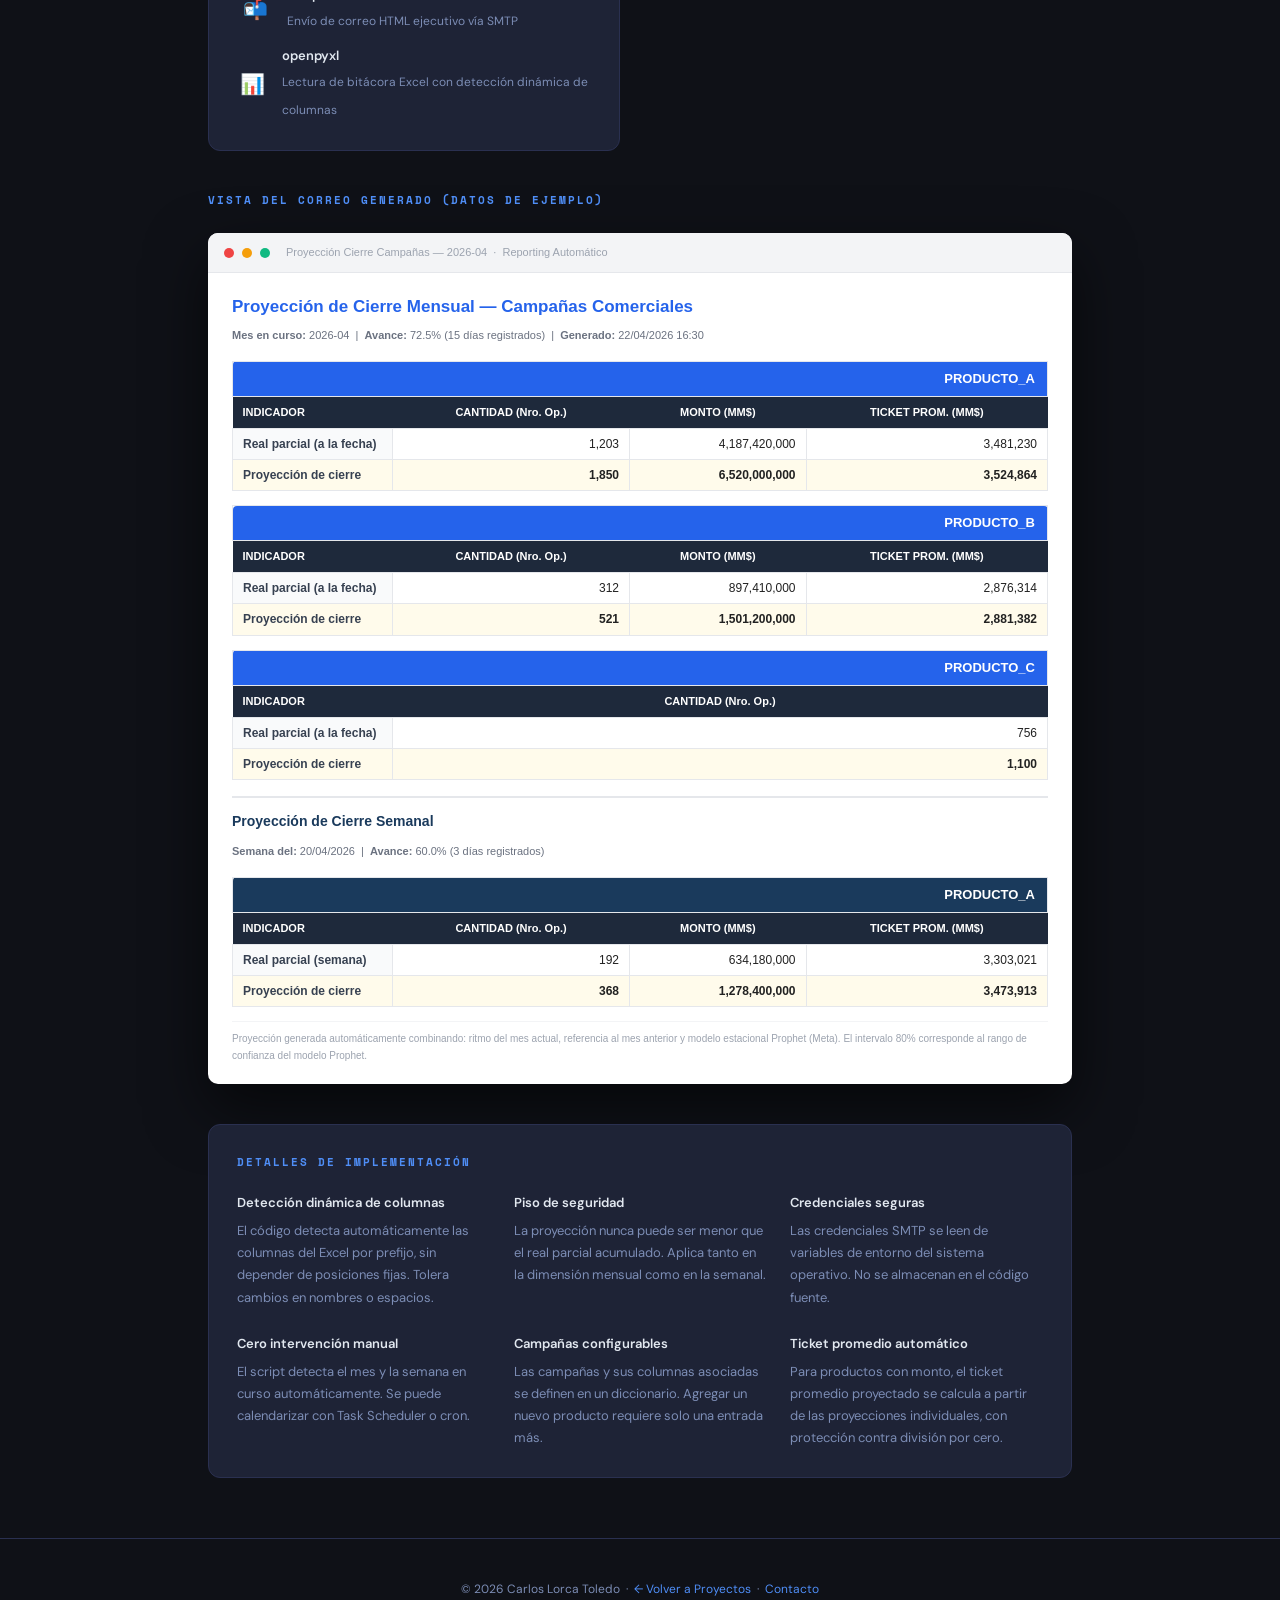
<file: proyectos/proyeccion-campanas/proyecto_proyeccion.html>
<!DOCTYPE html>
<html lang="es">
<head>
  <meta charset="UTF-8" />
  <meta name="viewport" content="width=device-width, initial-scale=1.0"/>
  <title>Proyección de Cierre de Campañas — Carlos Lorca Toledo</title>
  <link href="https://fonts.googleapis.com/css2?family=Space+Mono:wght@400;700&family=DM+Sans:wght@300;400;500;600&display=swap" rel="stylesheet"/>
  <style>
    :root {
      --bg:       #0f1117;
      --surface:  #181c27;
      --card:     #1e2336;
      --border:   #2a3050;
      --accent:   #4f8ef7;
      --accent2:  #34d399;
      --warn:     #fbbf24;
      --text:     #e2e8f0;
      --muted:    #7c8db5;
      --mono:     'Space Mono', monospace;
      --sans:     'DM Sans', sans-serif;
    }
    *, *::before, *::after { box-sizing: border-box; margin: 0; padding: 0; }
    body { background: var(--bg); color: var(--text); font-family: var(--sans); line-height: 1.7; min-height: 100vh; }
    nav { display: flex; align-items: center; justify-content: space-between; padding: 18px 48px; border-bottom: 1px solid var(--border); background: rgba(15,17,23,0.92); position: sticky; top: 0; z-index: 100; backdrop-filter: blur(12px); }
    nav .logo { font-family: var(--mono); font-size: 13px; color: var(--accent); letter-spacing: 1px; }
    nav a { color: var(--muted); text-decoration: none; font-size: 13px; transition: color .2s; }
    nav a:hover { color: var(--text); }
    nav .nav-links { display: flex; gap: 32px; }
    .hero { padding: 80px 48px 60px; max-width: 960px; margin: 0 auto; }
    .breadcrumb { font-family: var(--mono); font-size: 11px; color: var(--muted); margin-bottom: 24px; letter-spacing: 1px; }
    .breadcrumb span { color: var(--accent); }
    .tag-row { display: flex; gap: 8px; flex-wrap: wrap; margin-bottom: 20px; }
    .tag { font-family: var(--mono); font-size: 10px; padding: 3px 10px; border-radius: 20px; border: 1px solid; letter-spacing: .8px; text-transform: uppercase; }
    .tag-py    { color: #60a5fa; border-color: #60a5fa44; background: #60a5fa11; }
    .tag-ml    { color: #a78bfa; border-color: #a78bfa44; background: #a78bfa11; }
    .tag-auto  { color: var(--accent2); border-color: #34d39944; background: #34d39911; }
    .tag-report{ color: var(--warn); border-color: #fbbf2444; background: #fbbf2411; }
    h1 { font-family: var(--sans); font-size: clamp(26px, 4vw, 42px); font-weight: 600; line-height: 1.2; color: #fff; margin-bottom: 16px; }
    h1 em { font-style: normal; color: var(--accent); }
    .subtitle { font-size: 16px; color: var(--muted); max-width: 640px; margin-bottom: 36px; }
    .meta-row { display: flex; gap: 32px; flex-wrap: wrap; }
    .meta-item { display: flex; flex-direction: column; gap: 4px; }
    .meta-label { font-family: var(--mono); font-size: 10px; color: var(--muted); letter-spacing: 1px; text-transform: uppercase; }
    .meta-value { font-size: 14px; color: var(--text); font-weight: 500; }
    .divider { height: 1px; background: linear-gradient(90deg, var(--accent) 0%, transparent 70%); margin: 0 48px; opacity: .3; }
    .content { max-width: 960px; margin: 0 auto; padding: 60px 48px; display: grid; grid-template-columns: 1fr 1fr; gap: 40px; }
    .full-col { grid-column: 1 / -1; }
    h2 { font-size: 11px; font-family: var(--mono); color: var(--accent); letter-spacing: 2px; text-transform: uppercase; margin-bottom: 20px; }
    .card { background: var(--card); border: 1px solid var(--border); border-radius: 12px; padding: 28px; }
    .methods { display: flex; flex-direction: column; gap: 16px; }
    .method { display: flex; gap: 16px; align-items: flex-start; }
    .method-num { font-family: var(--mono); font-size: 22px; font-weight: 700; color: var(--border); line-height: 1; min-width: 32px; }
    .method-body strong { display: block; font-size: 14px; font-weight: 600; color: var(--text); margin-bottom: 4px; }
    .method-body p { font-size: 13px; color: var(--muted); }
    .method-body .highlight { color: var(--accent2); font-weight: 500; }
    .weight-group { margin-bottom: 18px; }
    .weight-title { font-size: 12px; color: var(--muted); margin-bottom: 6px; display: flex; justify-content: space-between; }
    .bar-row { display: flex; height: 8px; border-radius: 4px; overflow: hidden; background: var(--border); }
    .bar-ritmo  { background: var(--accent); }
    .bar-prev   { background: var(--warn); }
    .bar-prophet{ background: #a78bfa; }
    .bar-legend { display: flex; gap: 16px; margin-top: 10px; flex-wrap: wrap; }
    .legend-item { display: flex; align-items: center; gap: 6px; font-size: 11px; color: var(--muted); }
    .dot { width: 8px; height: 8px; border-radius: 50%; flex-shrink: 0; }
    .stack-grid { display: flex; flex-direction: column; gap: 12px; }
    .stack-item { display: flex; align-items: center; gap: 14px; }
    .stack-icon { font-size: 20px; width: 36px; text-align: center; }
    .stack-text strong { display: block; font-size: 13px; font-weight: 600; color: var(--text); }
    .stack-text span { font-size: 12px; color: var(--muted); }
    .email-mockup { background: #fff; border-radius: 10px; overflow: hidden; box-shadow: 0 24px 60px rgba(0,0,0,.6); font-family: Calibri, sans-serif; color: #222; font-size: 13px; }
    .email-chrome { background: #f3f4f6; padding: 10px 16px; display: flex; align-items: center; gap: 8px; border-bottom: 1px solid #e5e7eb; }
    .dot-r { width:10px;height:10px;border-radius:50%;background:#ef4444; }
    .dot-y { width:10px;height:10px;border-radius:50%;background:#f59e0b; }
    .dot-g { width:10px;height:10px;border-radius:50%;background:#10b981; }
    .email-chrome span { font-size: 11px; color: #9ca3af; margin-left: 8px; }
    .email-body { padding: 20px 24px; }
    .email-h2 { color: #2563eb; font-size: 17px; font-weight: 700; margin-bottom: 4px; }
    .email-meta { color: #6b7280; font-size: 11px; margin-bottom: 16px; }
    .email-table { border-collapse: collapse; width: 100%; margin-bottom: 14px; font-size: 12px; }
    .email-table .camp-head td { background: #2563eb; color: white; padding: 6px 12px; font-weight: bold; font-size: 13px; border-radius: 4px 4px 0 0; }
    .email-table th { background: #1e293b; color: #fff; padding: 6px 10px; text-align: center; font-size: 11px; }
    .email-table th.lbl { text-align: left; }
    .email-table td { padding: 5px 10px; border: 1px solid #e5e7eb; text-align: right; }
    .email-table td.lbl { text-align: left; background: #f9fafb; font-weight: 600; color: #374151; width: 160px; }
    .email-table tr.proy td { background: #fffbeb; font-weight: bold; }
    .email-section-title { color: #1a3a5c; font-size: 14px; font-weight: 700; margin: 16px 0 8px; border-top: 2px solid #e5e7eb; padding-top: 12px; }
    .email-footer { font-size: 10px; color: #9ca3af; border-top: 1px solid #f3f4f6; padding-top: 8px; margin-top: 10px; }
    .camp-head-week td { background: #1a3a5c !important; }
    .flow { display: flex; align-items: center; gap: 0; flex-wrap: wrap; justify-content: center; }
    .flow-step { display: flex; flex-direction: column; align-items: center; gap: 8px; text-align: center; width: 110px; }
    .flow-icon { width: 52px; height: 52px; border-radius: 12px; background: var(--surface); border: 1px solid var(--border); display: flex; align-items: center; justify-content: center; font-size: 22px; }
    .flow-step p { font-size: 11px; color: var(--muted); line-height: 1.4; }
    .flow-arrow { color: var(--border); font-size: 18px; padding: 0 4px; margin-bottom: 20px; }
    footer { text-align: center; padding: 40px 48px; border-top: 1px solid var(--border); font-size: 12px; color: var(--muted); }
    footer a { color: var(--accent); text-decoration: none; }
    @media (max-width: 680px) {
      .content { grid-template-columns: 1fr; padding: 40px 24px; }
      .hero { padding: 48px 24px 40px; }
      nav  { padding: 14px 24px; }
      .nav-links { gap: 18px; }
    }
  </style>
</head>
<body>

<nav>
  <div class="logo">CLT · Portfolio</div>
  <div class="nav-links">
    <a href="../../index.html">Inicio</a>
    <a href="../../proyectos.html">Proyectos</a>
    <a href="../../sobre-mi.html">Sobre mí</a>
    <a href="../../contacto.html">Contacto</a>
  </div>
</nav>

<section class="hero">
  <div class="breadcrumb">PROYECTOS / <span>PROYECCIÓN DE CAMPAÑAS</span></div>
  <div class="tag-row">
    <span class="tag tag-py">Python</span>
    <span class="tag tag-ml">Prophet · ML</span>
    <span class="tag tag-auto">Automatización</span>
    <span class="tag tag-report">Reporting</span>
  </div>
  <h1>Proyección de Cierre de<br/><em>Campañas Comerciales</em></h1>
  <p class="subtitle">
    Sistema automático que estima el cierre mensual y semanal de métricas
    comerciales usando tres modelos combinados, con ponderación adaptativa
    según el avance del período. Los resultados se entregan en un correo
    HTML ejecutivo, generado sin intervención manual.
  </p>
  <div class="meta-row">
    <div class="meta-item">
      <span class="meta-label">Tipo</span>
      <span class="meta-value">Analytics · Forecasting</span>
    </div>
    <div class="meta-item">
      <span class="meta-label">Stack</span>
      <span class="meta-value">Python · Prophet · pandas · smtplib</span>
    </div>
    <div class="meta-item">
      <span class="meta-label">Input</span>
      <span class="meta-value">Excel diario</span>
    </div>
    <div class="meta-item">
      <span class="meta-label">Output</span>
      <span class="meta-value">Correo HTML automático</span>
    </div>
  </div>
</section>

<div class="divider"></div>

<div class="content">

  <div class="full-col card">
    <h2>Flujo del sistema</h2>
    <div class="flow">
      <div class="flow-step"><div class="flow-icon">📋</div><p>Archivo<br/>Excel diaria</p></div>
      <div class="flow-arrow">→</div>
      <div class="flow-step"><div class="flow-icon">🐼</div><p>Carga y<br/>limpieza pandas</p></div>
      <div class="flow-arrow">→</div>
      <div class="flow-step"><div class="flow-icon">🧮</div><p>3 métodos<br/>de proyección</p></div>
      <div class="flow-arrow">→</div>
      <div class="flow-step"><div class="flow-icon">⚖️</div><p>Ponderación<br/>adaptativa</p></div>
      <div class="flow-arrow">→</div>
      <div class="flow-step"><div class="flow-icon">📧</div><p>Correo HTML<br/>ejecutivo</p></div>
    </div>
  </div>

  <div class="card">
    <h2>Los tres métodos</h2>
    <div class="methods">
      <div class="method">
        <div class="method-num">01</div>
        <div class="method-body">
          <strong>Ritmo del mes actual</strong>
          <p>Promedio diario real del mes en curso, extrapolado a los días hábiles del mes. Método más directo; gana peso conforme avanza el período.</p>
        </div>
      </div>
      <div class="method">
        <div class="method-num">02</div>
        <div class="method-body">
          <strong>Referencia al mes anterior</strong>
          <p>Usa el promedio del período previo para <span class="highlight">estabilizar</span> la proyección en los primeros días, cuando los datos actuales aún son escasos.</p>
        </div>
      </div>
      <div class="method">
        <div class="method-num">03</div>
        <div class="method-body">
          <strong>Prophet estacional (Meta)</strong>
          <p>Aprende patrones anuales del histórico completo. <span class="highlight">Peso = 0</span> al superar el 70% del mes. Cap: no puede exceder 1.25× el ritmo real.</p>
        </div>
      </div>
    </div>
  </div>

  <div class="card">
    <h2>Ponderación adaptativa</h2>
    <p style="font-size:13px;color:var(--muted);margin-bottom:20px;">
      Los pesos cambian automáticamente según el avance del mes. A más datos reales, menos relevancia tienen los modelos externos.
    </p>
    <div class="weight-group">
      <div class="weight-title"><span>Inicio de mes (10% avance)</span></div>
      <div class="bar-row">
        <div class="bar-ritmo" style="width:15%"></div>
        <div class="bar-prev" style="width:70%"></div>
        <div class="bar-prophet" style="width:15%"></div>
      </div>
    </div>
    <div class="weight-group">
      <div class="weight-title"><span>Mitad de mes (50% avance)</span></div>
      <div class="bar-row">
        <div class="bar-ritmo" style="width:60%"></div>
        <div class="bar-prev" style="width:30%"></div>
        <div class="bar-prophet" style="width:10%"></div>
      </div>
    </div>
    <div class="weight-group">
      <div class="weight-title"><span>Fin de mes (85% avance)</span></div>
      <div class="bar-row">
        <div class="bar-ritmo" style="width:90%"></div>
        <div class="bar-prev" style="width:10%"></div>
        <div class="bar-prophet" style="width:0%"></div>
      </div>
    </div>
    <div class="bar-legend">
      <div class="legend-item"><div class="dot" style="background:var(--accent)"></div> Ritmo actual</div>
      <div class="legend-item"><div class="dot" style="background:var(--warn)"></div> Mes anterior</div>
      <div class="legend-item"><div class="dot" style="background:#a78bfa"></div> Prophet</div>
    </div>
  </div>

  <div class="card">
    <h2>Stack técnico</h2>
    <div class="stack-grid">
      <div class="stack-item">
        <div class="stack-icon">🐍</div>
        <div class="stack-text"><strong>Python 3.x</strong><span>Orquestación completa del flujo</span></div>
      </div>
      <div class="stack-item">
        <div class="stack-icon">🔮</div>
        <div class="stack-text"><strong>Prophet (Meta)</strong><span>Modelo estacional multiplicativo</span></div>
      </div>
      <div class="stack-item">
        <div class="stack-icon">🐼</div>
        <div class="stack-text"><strong>pandas · NumPy</strong><span>Carga, transformación y agregación</span></div>
      </div>
      <div class="stack-item">
        <div class="stack-icon">📬</div>
        <div class="stack-text"><strong>smtplib · MIMEText</strong><span>Envío de correo HTML ejecutivo vía SMTP</span></div>
      </div>
      <div class="stack-item">
        <div class="stack-icon">📊</div>
        <div class="stack-text"><strong>openpyxl</strong><span>Lectura de bitácora Excel con detección dinámica de columnas</span></div>
      </div>
    </div>
  </div>

  <div class="full-col">
    <h2 style="margin-bottom:24px;">Vista del correo generado (datos de ejemplo)</h2>
    <div class="email-mockup">
      <div class="email-chrome">
        <div class="dot-r"></div><div class="dot-y"></div><div class="dot-g"></div>
        <span>Proyección Cierre Campañas — 2026-04 &nbsp;·&nbsp; Reporting Automático</span>
      </div>
      <div class="email-body">
        <div class="email-h2">Proyección de Cierre Mensual — Campañas Comerciales</div>
        <div class="email-meta">
          <b>Mes en curso:</b> 2026-04 &nbsp;|&nbsp;
          <b>Avance:</b> 72.5% (15 días registrados) &nbsp;|&nbsp;
          <b>Generado:</b> 22/04/2026 16:30
        </div>
        <table class="email-table">
          <tr class="camp-head"><td colspan="4">PRODUCTO_A</td></tr>
          <tr><th class="lbl">INDICADOR</th><th>CANTIDAD (Nro. Op.)</th><th>MONTO (MM$)</th><th>TICKET PROM. (MM$)</th></tr>
          <tr><td class="lbl">Real parcial (a la fecha)</td><td>1,203</td><td>4,187,420,000</td><td>3,481,230</td></tr>
          <tr class="proy"><td class="lbl">Proyección de cierre</td><td>1,850</td><td>6,520,000,000</td><td>3,524,864</td></tr>
        </table>
        <table class="email-table">
          <tr class="camp-head"><td colspan="4">PRODUCTO_B</td></tr>
          <tr><th class="lbl">INDICADOR</th><th>CANTIDAD (Nro. Op.)</th><th>MONTO (MM$)</th><th>TICKET PROM. (MM$)</th></tr>
          <tr><td class="lbl">Real parcial (a la fecha)</td><td>312</td><td>897,410,000</td><td>2,876,314</td></tr>
          <tr class="proy"><td class="lbl">Proyección de cierre</td><td>521</td><td>1,501,200,000</td><td>2,881,382</td></tr>
        </table>
        <table class="email-table">
          <tr class="camp-head"><td colspan="2">PRODUCTO_C</td></tr>
          <tr><th class="lbl">INDICADOR</th><th>CANTIDAD (Nro. Op.)</th></tr>
          <tr><td class="lbl">Real parcial (a la fecha)</td><td>756</td></tr>
          <tr class="proy"><td class="lbl">Proyección de cierre</td><td>1,100</td></tr>
        </table>
        <div class="email-section-title">Proyección de Cierre Semanal</div>
        <div class="email-meta"><b>Semana del:</b> 20/04/2026 &nbsp;|&nbsp; <b>Avance:</b> 60.0% (3 días registrados)</div>
        <table class="email-table">
          <tr class="camp-head camp-head-week"><td colspan="4">PRODUCTO_A</td></tr>
          <tr><th class="lbl">INDICADOR</th><th>CANTIDAD (Nro. Op.)</th><th>MONTO (MM$)</th><th>TICKET PROM. (MM$)</th></tr>
          <tr><td class="lbl">Real parcial (semana)</td><td>192</td><td>634,180,000</td><td>3,303,021</td></tr>
          <tr class="proy"><td class="lbl">Proyección de cierre</td><td>368</td><td>1,278,400,000</td><td>3,473,913</td></tr>
        </table>
        <div class="email-footer">
          Proyección generada automáticamente combinando: ritmo del mes actual, referencia al mes anterior
          y modelo estacional Prophet (Meta). El intervalo 80% corresponde al rango de confianza del modelo Prophet.
        </div>
      </div>
    </div>
  </div>

  <div class="full-col card">
    <h2>Detalles de implementación</h2>
    <div style="display:grid;grid-template-columns:1fr 1fr 1fr;gap:24px;">
      <div>
        <p style="font-size:13px;font-weight:600;color:var(--text);margin-bottom:6px;">Detección dinámica de columnas</p>
        <p style="font-size:13px;color:var(--muted);">El código detecta automáticamente las columnas del Excel por prefijo, sin depender de posiciones fijas. Tolera cambios en nombres o espacios.</p>
      </div>
      <div>
        <p style="font-size:13px;font-weight:600;color:var(--text);margin-bottom:6px;">Piso de seguridad</p>
        <p style="font-size:13px;color:var(--muted);">La proyección nunca puede ser menor que el real parcial acumulado. Aplica tanto en la dimensión mensual como en la semanal.</p>
      </div>
      <div>
        <p style="font-size:13px;font-weight:600;color:var(--text);margin-bottom:6px;">Credenciales seguras</p>
        <p style="font-size:13px;color:var(--muted);">Las credenciales SMTP se leen de variables de entorno del sistema operativo. No se almacenan en el código fuente.</p>
      </div>
      <div>
        <p style="font-size:13px;font-weight:600;color:var(--text);margin-bottom:6px;">Cero intervención manual</p>
        <p style="font-size:13px;color:var(--muted);">El script detecta el mes y la semana en curso automáticamente. Se puede calendarizar con Task Scheduler o cron.</p>
      </div>
      <div>
        <p style="font-size:13px;font-weight:600;color:var(--text);margin-bottom:6px;">Campañas configurables</p>
        <p style="font-size:13px;color:var(--muted);">Las campañas y sus columnas asociadas se definen en un diccionario. Agregar un nuevo producto requiere solo una entrada más.</p>
      </div>
      <div>
        <p style="font-size:13px;font-weight:600;color:var(--text);margin-bottom:6px;">Ticket promedio automático</p>
        <p style="font-size:13px;color:var(--muted);">Para productos con monto, el ticket promedio proyectado se calcula a partir de las proyecciones individuales, con protección contra división por cero.</p>
      </div>
    </div>
  </div>

</div>

<footer>
  <p>© 2026 Carlos Lorca Toledo &nbsp;·&nbsp; <a href="../../proyectos.html">← Volver a Proyectos</a> &nbsp;·&nbsp; <a href="../../contacto.html">Contacto</a></p>
</footer>

</body>
</html>
</file>
<file: style.css>
/* ----- PALETA DE COLORES ----- */
:root {
    --fondo: #F2F2F2;
    --primario: #8C8958;
    --secundario: #59573B;
    --destacado: #D9BC9A;
    --texto: #0D0D0D;
}

/* ----- BASE ----- */
body {
    font-family: Arial, sans-serif;
    background-color: var(--fondo);
    color: var(--texto);
    margin: 0;
    padding: 0;
}

/* ----- HEADER ----- */
header {
    background-color: var(--secundario);
    padding: 25px;
    text-align: center;
    color: white;
    border-bottom: 5px solid var(--primario);
}

/* ----- NAV ----- */
nav a {
    margin: 0 15px;
    color: white;
    text-decoration: none;
    font-weight: bold;
}

nav a:hover {
    color: var(--destacado);
}

/* ----- CONTENIDO ----- */
.contenido {
    padding: 40px;
}

/* ----- TARJETAS DE PROYECTO ----- */
.project-card {
    background: var(--destacado);
    padding: 20px;
    margin-bottom: 25px;
    border-radius: 10px;
    color: var(--texto);
    box-shadow: 0px 3px 10px rgba(0,0,0,0.1);
    border-left: 6px solid var(--primario);
    transition: 0.3s;
}

.project-card:hover {
    background: var(--primario);
    color: white;
    border-left: 6px solid var(--secundario);
}

/* ----- FOOTER ----- */
footer {
    text-align: center;
    padding: 12px;
    background-color: var(--secundario);
    color: white;
    border-top: 5px solid var(--primario);
}
</file>
